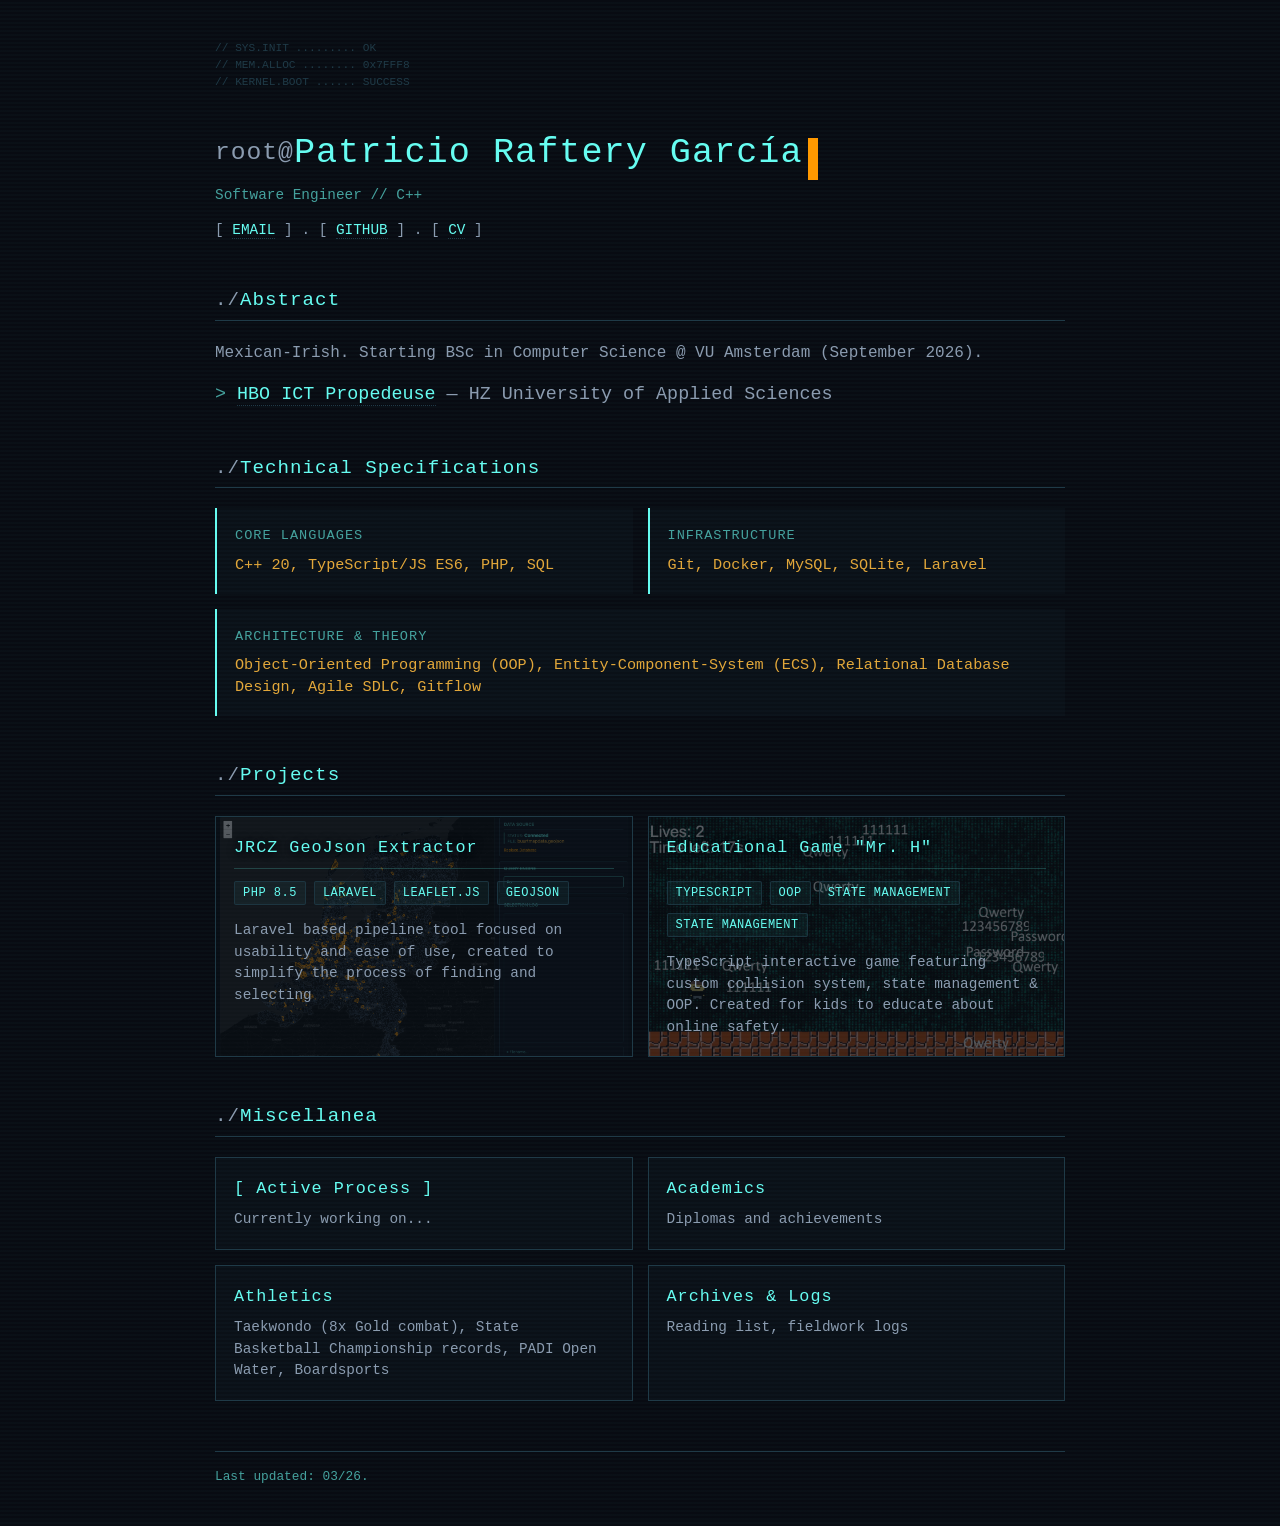
<file: index.html>
<!DOCTYPE html>
<html lang="en">

<head>
    <meta charset="UTF-8">
    <meta name="viewport" content="width=device-width, initial-scale=1.0">
    <title>P. Raftery | Software Engineer</title>
    <link rel="stylesheet" href="style.css">
</head>

<body>

    <header>
        <pre class="ascii-art">
// SYS.INIT ......... OK
// MEM.ALLOC ........ 0x7FFF8
// KERNEL.BOOT ...... SUCCESS
        </pre>
        <h1 id="sys-title"></h1>

        <div class="sys-text" style="margin-bottom: 10px;">
            Software Engineer // C++
        </div>
        <p style="font-size: 0.9em;">
            [ <a href="mailto:rafterygp@icloud.com">EMAIL</a> ] .
            [ <a href="https://github.com/rafterygp">GITHUB</a> ] .
            [ <a href="resume.pdf">CV</a> ]
        </p>
    </header>

    <main>
        <section>
            <h2>Abstract</h2>
            <p style="font-size: 1em;">
                Mexican-Irish. Starting BSc in Computer Science @ VU Amsterdam (September 2026).
            </p>
            <ul class="credentials-list">
                <ul class="credentials-list">
                    <li><a href="academics.html#propedeuse">HBO ICT Propedeuse</a> — HZ University of Applied Sciences
                    </li>
                </ul>
            </ul>
        </section>

        <section>
            <h2>Technical Specifications</h2>
            <div class="data-grid">
                <div class="tech-module">
                    <span class="tech-label">Core Languages</span>
                    <div class="tech-data">C++ 20, TypeScript/JS ES6, PHP, SQL</div>
                </div>

                <div class="tech-module">
                    <span class="tech-label">Infrastructure</span>
                    <div class="tech-data">Git, Docker, MySQL, SQLite, Laravel</div>
                </div>

                <div class="tech-module" style="grid-column: 1 / -1;">
                    <span class="tech-label">Architecture & Theory</span>
                    <div class="tech-data">Object-Oriented Programming (OOP), Entity-Component-System (ECS), Relational
                        Database Design, Agile SDLC, Gitflow</div>
                </div>
            </div>
        </section>

        <section>
            <h2>Projects</h2>
            <div class="data-grid">
                <a href="jrcz-pipeline.html" class="grid-box project-box" id="jrcz-pipeline">
                    <h3>JRCZ GeoJson Extractor</h3>

                    <div class="tech-tags">
                        <span class="tech-tag">PHP 8.5</span>
                        <span class="tech-tag">Laravel</span>
                        <span class="tech-tag">Leaflet.js</span>
                        <span class="tech-tag">GeoJSON</span>
                    </div>

                    <p>Laravel based pipeline tool focused on usability and ease of use, created to simplify the process
                        of finding and selecting </p>
                </a>

                <a href="mr-h-engine.html" class="grid-box project-box" id="mr-h-engine">
                    <h3>Educational Game "Mr. H"</h3>

                    <div class="tech-tags">
                        <span class="tech-tag">TypeScript</span>
                        <span class="tech-tag">OOP</span>
                        <span class="tech-tag">State Management</span>
                        <span class="tech-tag">State Management</span>
                    </div>

                    <p>TypeScript interactive game featuring custom collision system, state management & OOP. Created
                        for kids to educate about online safety.</p>
                </a>
            </div>
        </section>

        <section>
            <h2>Miscellanea</h2>
            <div class="data-grid">
                <a href="active-process.html" class="grid-box active-process-box">
                    <h3>[ Active Process ]</h3>
                    <p>Currently working on...</p>
                </a>

                <a href="academics.html" class="grid-box">
                    <h3>Academics</h3>
                    <p>Diplomas and achievements</p>
                </a>

                <a href="athletics.html" class="grid-box">
                    <h3>Athletics</h3>
                    <p>Taekwondo (8x Gold combat), State Basketball Championship records, PADI Open Water, Boardsports
                    </p>
                </a>

                <a href="logs.html" class="grid-box">
                    <h3>Archives & Logs</h3>
                    <p>Reading list, fieldwork logs</p>
                </a>
            </div>
        </section>
    </main>

    <footer
        style="margin-top: 50px; border-top: 1px solid #1f3a47; padding-top: 15px; font-size: 0.8em; color: #45a29e;">
        Last updated: 03/26.
    </footer>

    <script>
        //Name animation
        document.addEventListener('DOMContentLoaded', () => {
            const titleElement = document.getElementById('sys-title');
            const targetText = "Patricio Raftery García";
            let index = 0;

            const cursor = document.createElement('span');
            cursor.className = 'cursor';

            function typeChar() {
                if (index < targetText.length) {
                    titleElement.textContent = targetText.substring(0, index + 1);
                    titleElement.appendChild(cursor);
                    index++;
                    setTimeout(typeChar, Math.random() * 60 + 30);
                }
            }

            setTimeout(typeChar, 400);
        });

        //Scroll memory 
        window.addEventListener('DOMContentLoaded', () => {
            const scrollPos = sessionStorage.getItem('sidebar-scroll');
            if (scrollPos) {
                window.scrollTo({
                    top: parseInt(scrollPos),
                    behavior: 'instant' 
                });
            }
        });
        let isScrolling;
        window.addEventListener('scroll', () => {
            window.clearTimeout(isScrolling);
            isScrolling = setTimeout(() => {
                sessionStorage.setItem('sidebar-scroll', window.scrollY);
            }, 100);
        });
    </script>
</body>

</html>
</file>
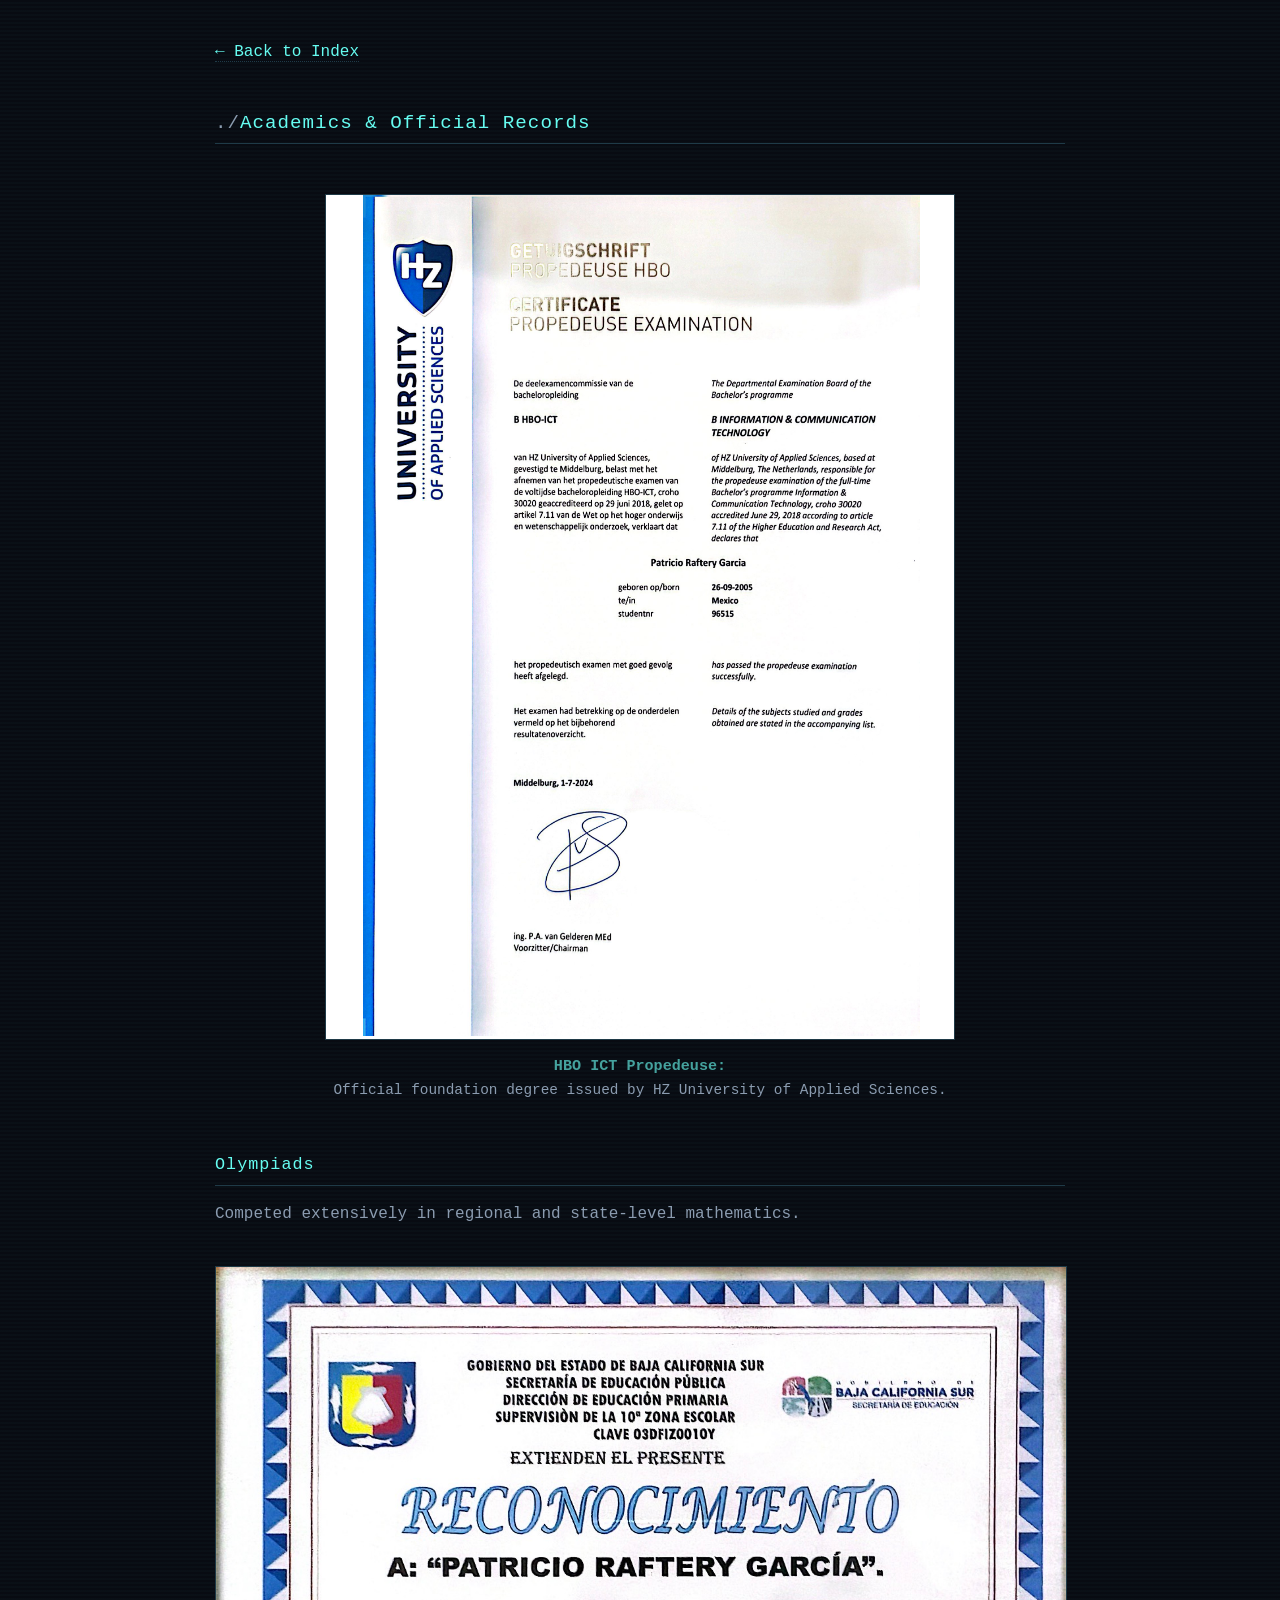
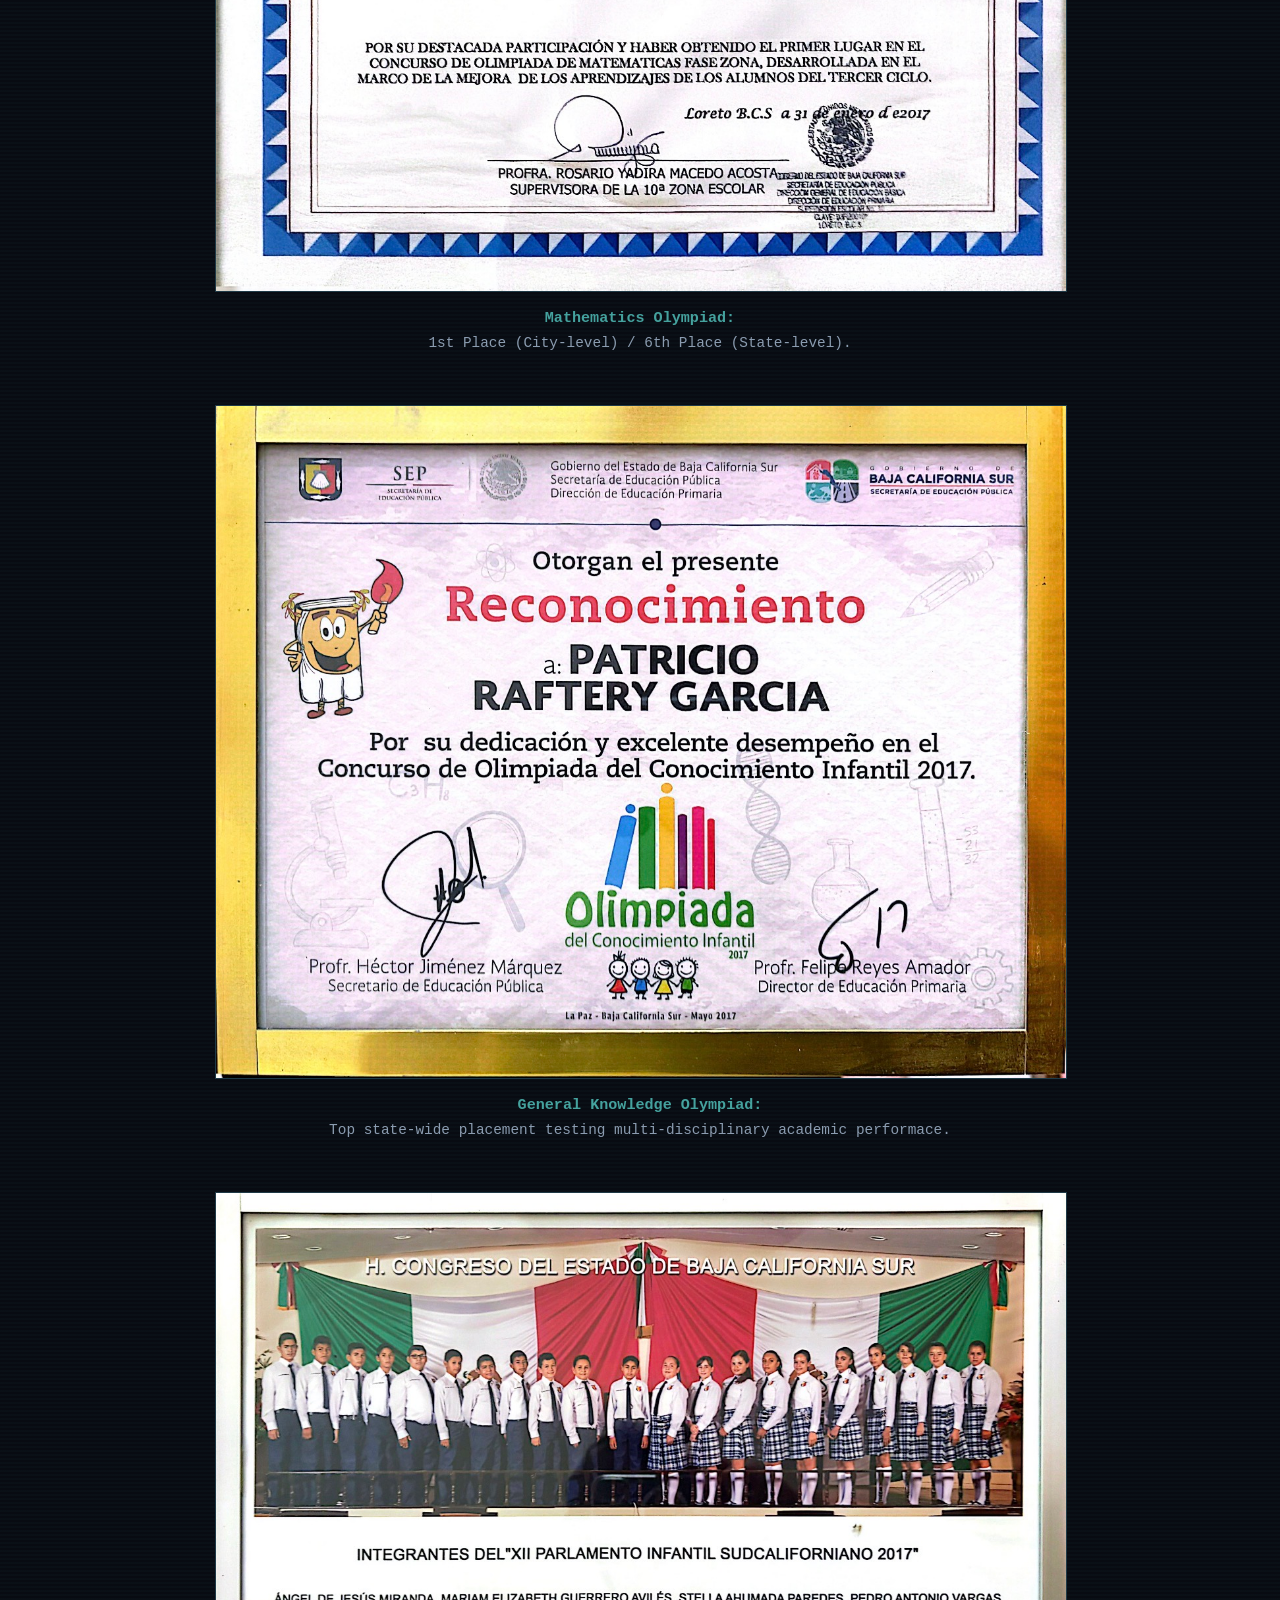
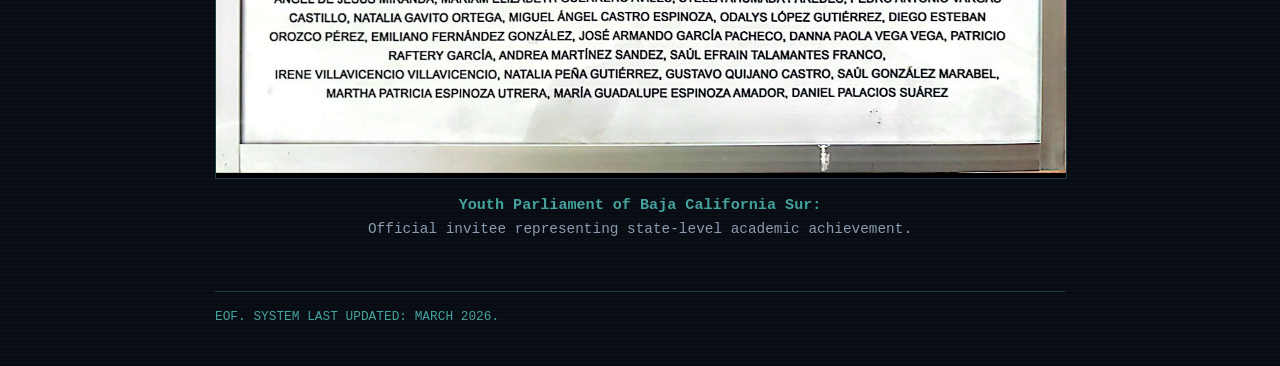
<file: academics.html>
<!DOCTYPE html>
<html lang="en">
<head>
    <meta charset="UTF-8">
    <meta name="viewport" content="width=device-width, initial-scale=1.0">
    <title>Academics & Records | Patricio Raftery García</title>
    <link rel="stylesheet" href="style.css">
</head>
<body>

    <nav>
        <a href="index.html">← Back to Index</a>
    </nav>

    <main>
        <h2>Academics & Official Records</h2>

<section id="propedeuse" class="visibility-spread">
            <figure class="bjarne-figure">
                <img src="src/hbo-propedeuse.png" alt="HBO ICT Propedeuse Official Document">
                <figcaption>
                    <strong>HBO ICT Propedeuse:</strong> Official foundation degree issued by HZ University of Applied Sciences.
                </figcaption>
            </figure>
        </section>

        <section class="visibility-spread">
            <h3 style="border-bottom: 1px solid #1f3a47; padding-bottom: 8px;">Olympiads</h3>
            <p style="margin-bottom: 40px;">Competed extensively in regional and state-level mathematics.</p>
            
            <figure class="bjarne-figure">
                <img src="src/Mathematics.jpg" alt="City-level Mathematics Olympiad Certificate">
                <figcaption>
                    <strong>Mathematics Olympiad:</strong> 1st Place (City-level) / 6th Place (State-level). 
                </figcaption>
            </figure>

            <figure class="bjarne-figure">
                <img src="src/GeneralOlympiad.jpg" alt="State-level General Knowledge Olympiad Certificate">
                <figcaption>
                    <strong>General Knowledge Olympiad:</strong> Top state-wide placement testing multi-disciplinary academic performace.
                </figcaption>
            </figure>

            <figure class="bjarne-figure">
                <img src="src/YouthParliament.jpg" alt="Youth Parliament of Baja California Sur Invitee">
                <figcaption>
                    <strong>Youth Parliament of Baja California Sur:</strong> Official invitee representing state-level academic achievement.
                </figcaption>
            </figure>
        </section>

    </main>

    <footer style="margin-top: 50px; border-top: 1px solid #1f3a47; padding-top: 15px; font-size: 0.8em; color: #45a29e;">
        EOF. SYSTEM LAST UPDATED: MARCH 2026.
    </footer>

</body>
</html>
</file>
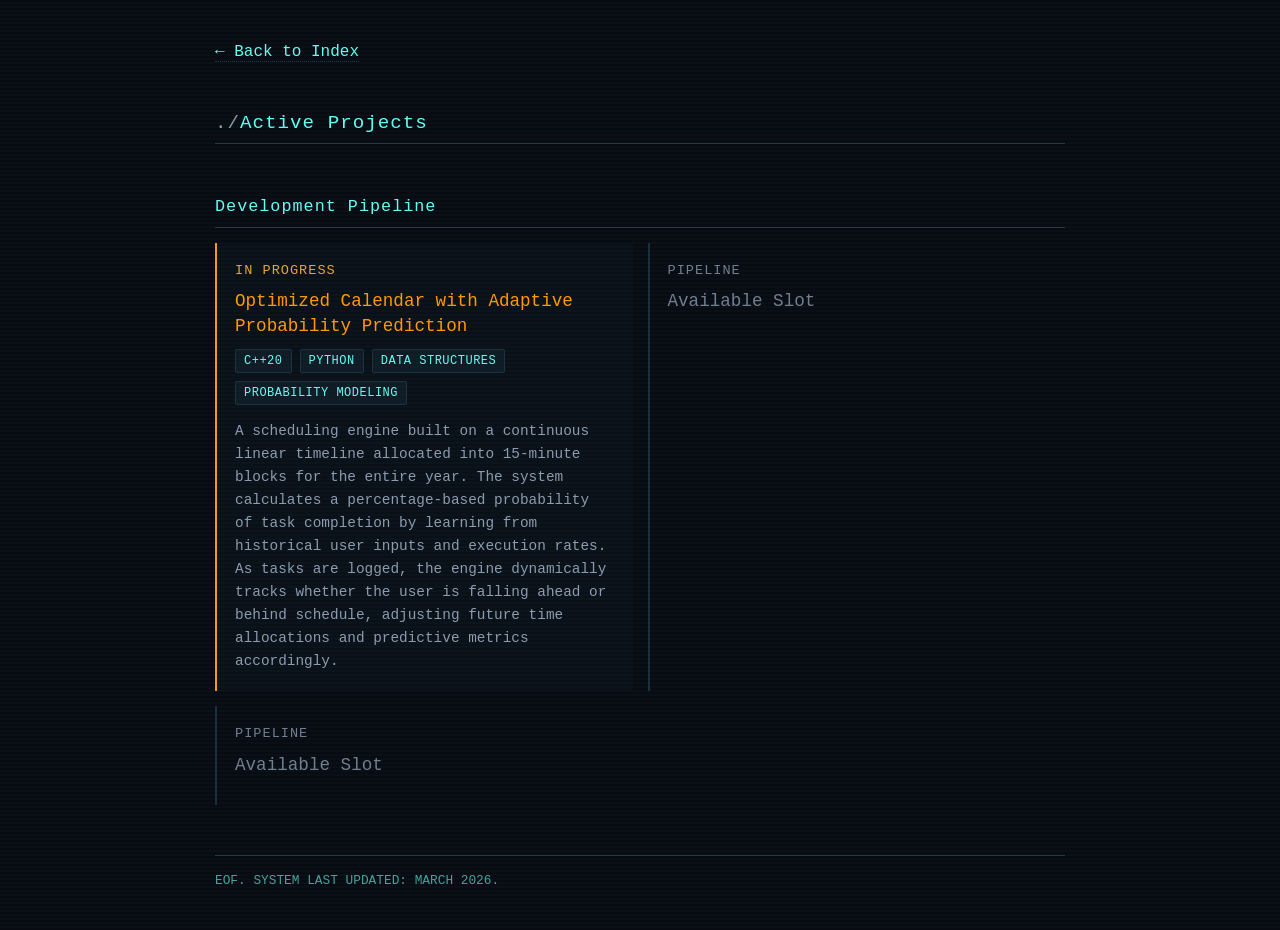
<file: active-process.html>
<!DOCTYPE html>
<html lang="en">
<head>
    <meta charset="UTF-8">
    <meta name="viewport" content="width=device-width, initial-scale=1.0">
    <title>Active Projects | Patricio Raftery García</title>
    <link rel="stylesheet" href="style.css">
</head>
<body>

    <nav>
        <a href="index.html">← Back to Index</a>
    </nav>

    <main>
        <h2>Active Projects</h2>

        <section class="visibility-spread">
            <h3 style="border-bottom: 1px solid #1f3a47; padding-bottom: 8px;">Development Pipeline</h3>
            
            <div class="data-grid">
                
                <div class="tech-module" style="border-left-color: #ff9900;">
                    <span class="tech-label" style="color: #e2a73a;">In Progress</span>
                    <div class="tech-data" style="font-size: 1.1em; color: #ff9900; margin-bottom: 8px;">Optimized Calendar with Adaptive Probability Prediction</div>
                    
                    <div class="tech-tags">
                        <span class="tech-tag">C++20</span>
                        <span class="tech-tag">Python</span>
                        <span class="tech-tag">Data Structures</span>
                        <span class="tech-tag">Probability Modeling</span>
                    </div>

                    <p style="font-size: 0.9em; color: #8b9cb0; line-height: 1.6; margin: 0;">
                        A scheduling engine built on a continuous linear timeline allocated into 15-minute blocks for the entire year. The system calculates a percentage-based probability of task completion by learning from historical user inputs and execution rates. As tasks are logged, the engine dynamically tracks whether the user is falling ahead or behind schedule, adjusting future time allocations and predictive metrics accordingly.
                    </p>
                </div>

                <div class="tech-module" style="border-left: 2px solid #1f3a47; background: transparent; opacity: 0.8;">
                    <span class="tech-label" style="color: #8b9cb0;">Pipeline</span>
                    <div class="tech-data" style="font-size: 1.1em; color: #8b9cb0; margin-bottom: 10px;">Available Slot</div>
                </div>

                <div class="tech-module" style="border-left: 2px solid #1f3a47; background: transparent; opacity: 0.8; grid-column: 1 / -1;">
                    <span class="tech-label" style="color: #8b9cb0;">Pipeline</span>
                    <div class="tech-data" style="font-size: 1.1em; color: #8b9cb0; margin-bottom: 10px;">Available Slot</div>
                </div>

            </div>
        </section>

    </main>

    <footer style="margin-top: 50px; border-top: 1px solid #1f3a47; padding-top: 15px; font-size: 0.8em; color: #45a29e;">
        EOF. SYSTEM LAST UPDATED: MARCH 2026.
    </footer>

</body>
</html>
</file>
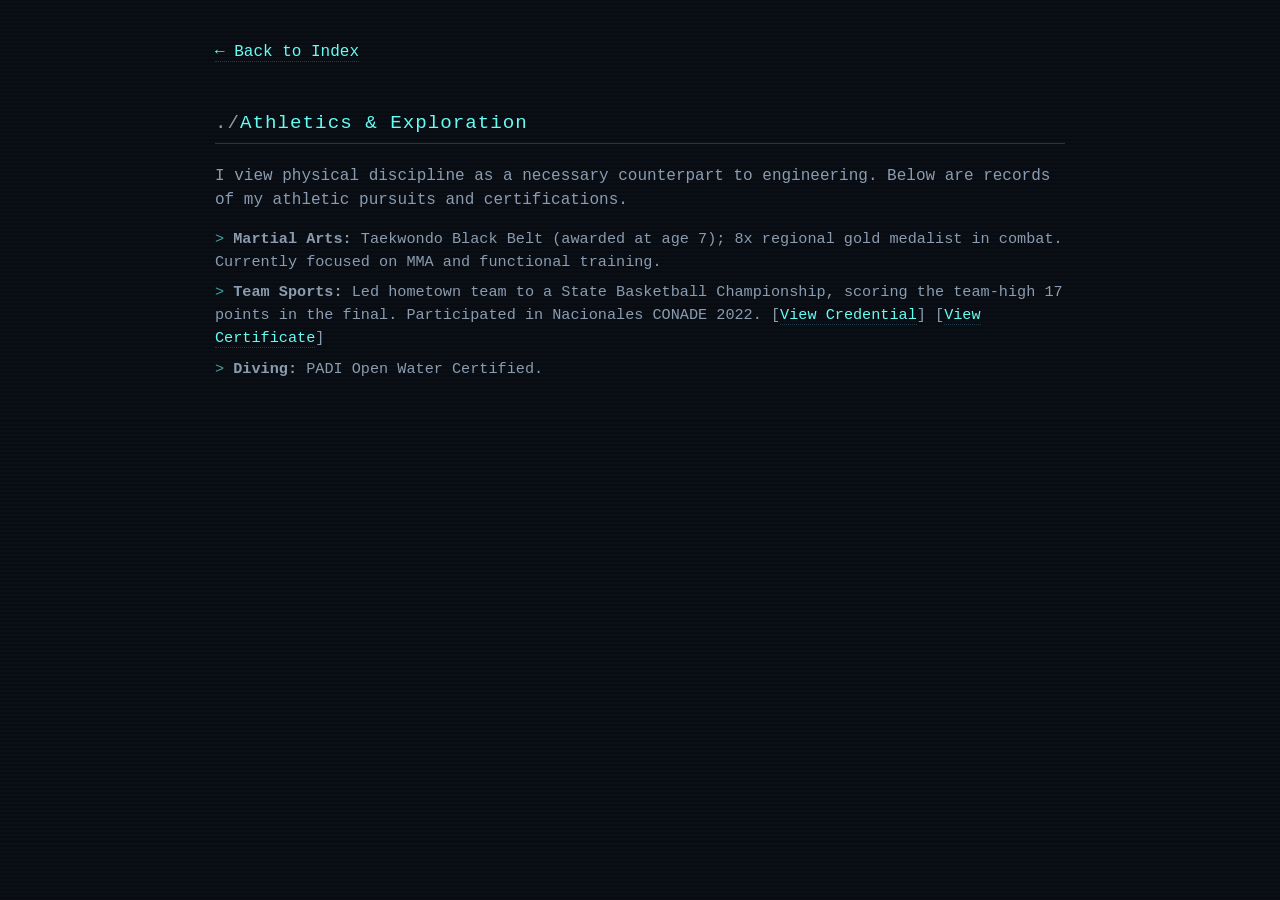
<file: athletics.html>
<!DOCTYPE html>
<html lang="en">
<head>
    <meta charset="UTF-8">
    <meta name="viewport" content="width=device-width, initial-scale=1.0">
    <title>Athletics & Exploration | Patricio Raftery García</title>
    <link rel="stylesheet" href="style.css">
</head>
<body>

    <nav>
        <a href="index.html">← Back to Index</a>
    </nav>

    <main>
        <h2>Athletics & Exploration</h2>
        
        <p>
            I view physical discipline as a necessary counterpart to engineering. Below are records of my athletic pursuits and certifications.
        </p>

        <ul>
            <li><strong>Martial Arts:</strong> Taekwondo Black Belt (awarded at age 7); 8x regional gold medalist in combat. Currently focused on MMA and functional training.</li>
            <li><strong>Team Sports:</strong> Led hometown team to a State Basketball Championship, scoring the team-high 17 points in the final. Participated in Nacionales CONADE 2022. 
                [<a href="src/CONADE-2022.jpg" target="_blank">View Credential</a>] 
                [<a href="src/Basketball-Recognition.jpg" target="_blank">View Certificate</a>]
            </li>
            <li><strong>Diving:</strong> PADI Open Water Certified.</li>
        </ul>
    </main>

</body>
</html>
</file>
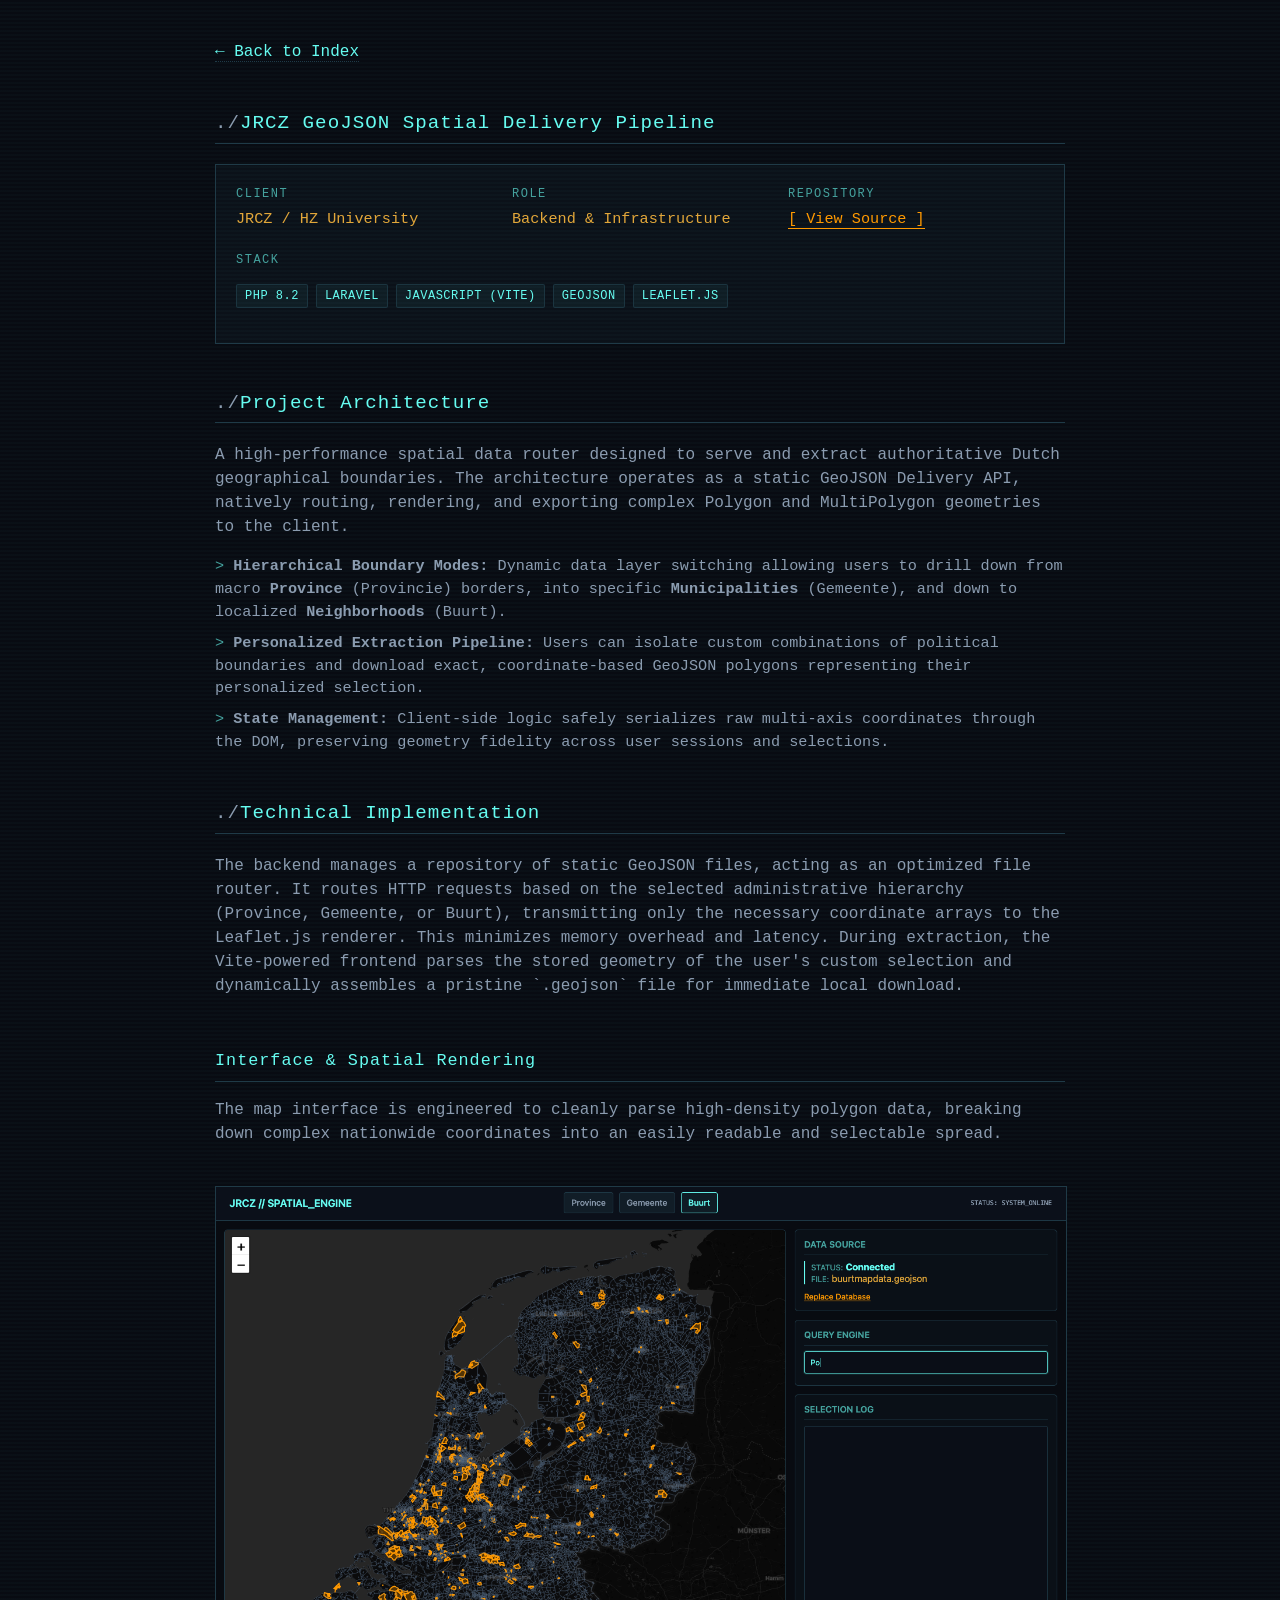
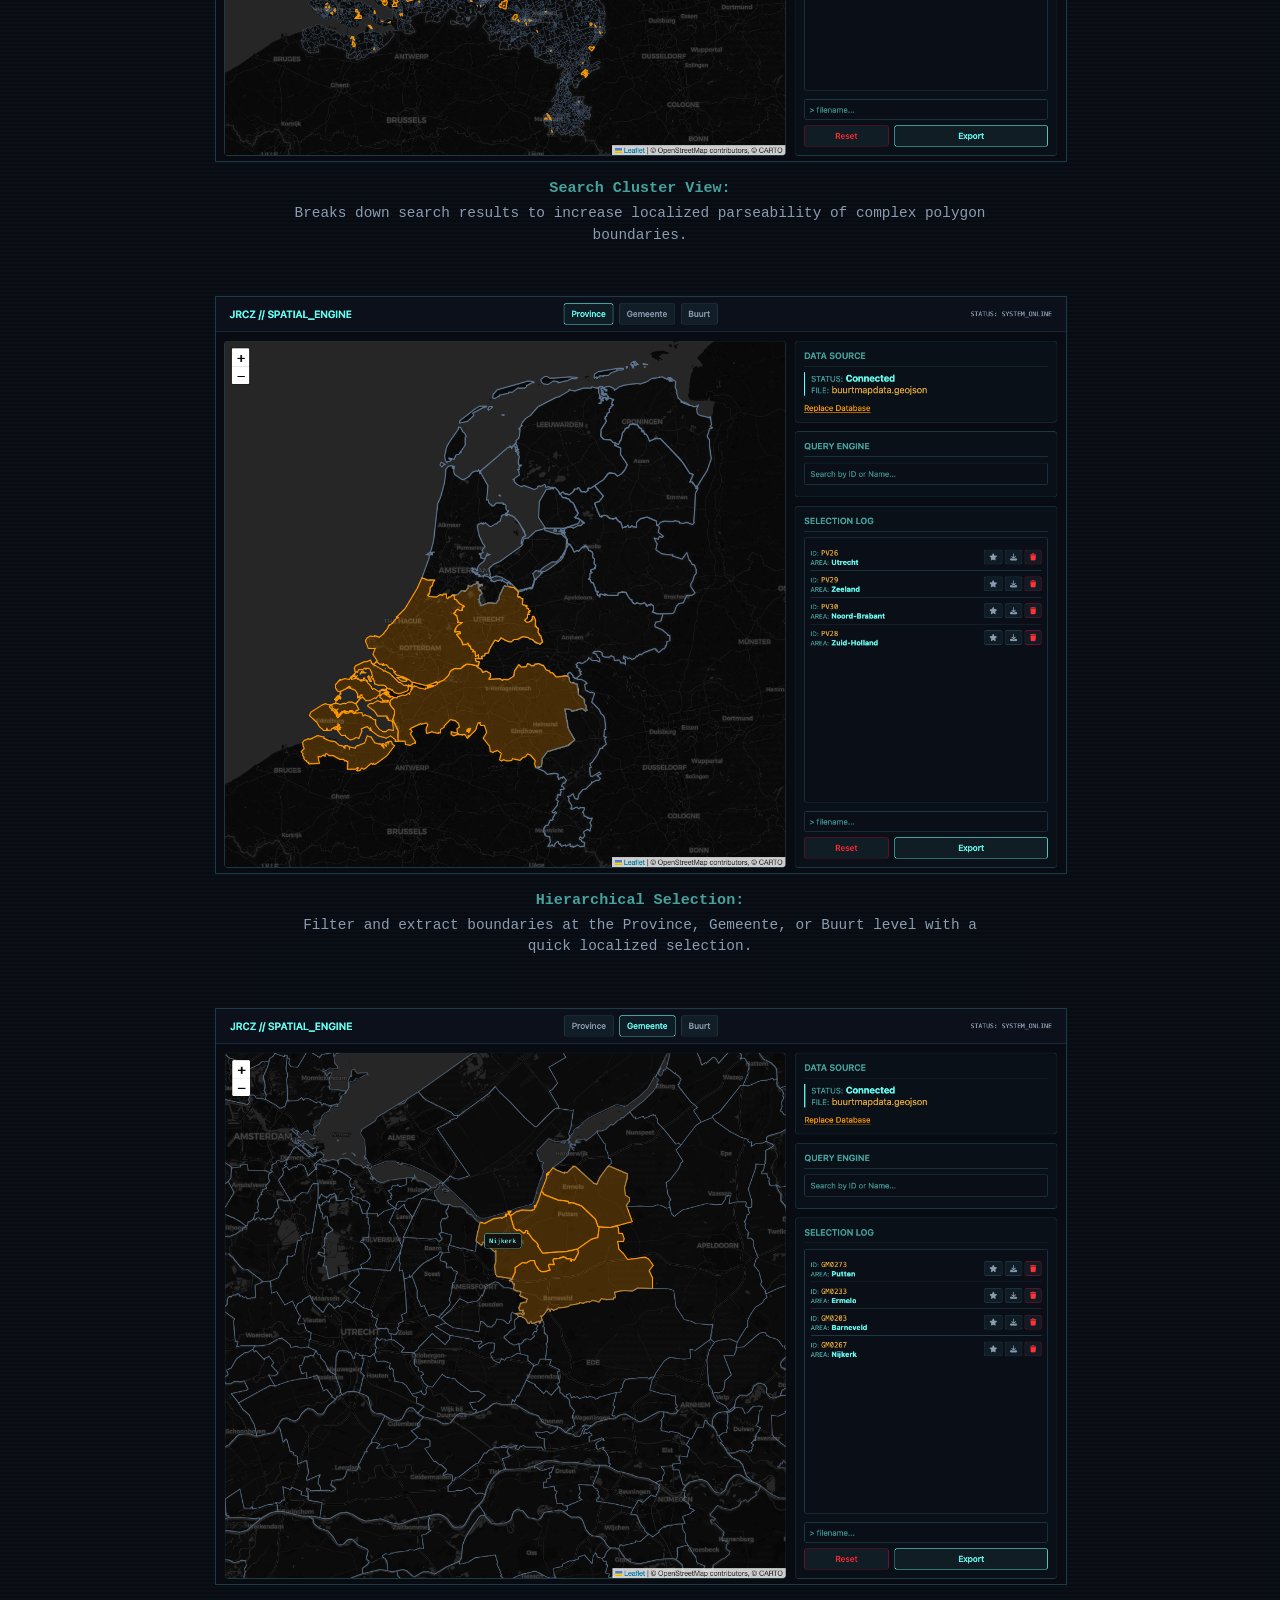
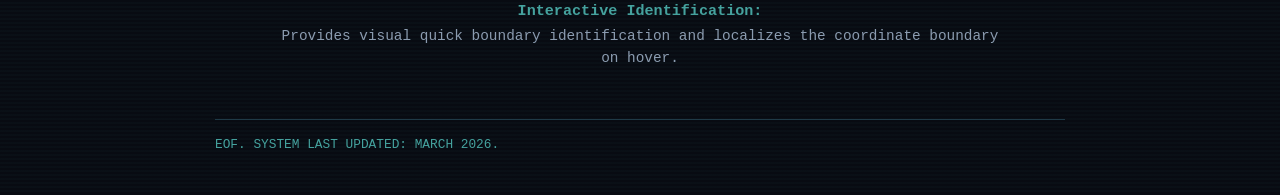
<file: jrcz-pipeline.html>
<!DOCTYPE html>
<html lang="en">

<head>
    <meta charset="UTF-8">
    <meta name="viewport" content="width=device-width, initial-scale=1.0">
    <title>JRCZ Pipeline | Patricio Raftery García</title>
    <link rel="stylesheet" href="style.css">
</head>

<body>

    <nav>
        <a href="index.html">← Back to Index</a>
    </nav>

    <main>
        <h2>JRCZ GeoJSON Spatial Delivery Pipeline</h2>

        <div class="project-metadata">
            <div class="meta-item">
                <span class="meta-label">Client</span>
                <span class="meta-value">JRCZ / HZ University</span>
            </div>
            <div class="meta-item">
                <span class="meta-label">Role</span>
                <span class="meta-value">Backend & Infrastructure</span>
            </div>
            <div class="meta-item">
                <span class="meta-label">Repository</span>
                <span class="meta-value"><a href="https://github.com/rafterygp/jrcz-extraction-pipeline"
                        target="_blank">[ View Source ]</a></span>
            </div>
            
            <div class="meta-item" style="grid-column: 1 / -1;">
                <span class="meta-label">Stack</span>
                <div class="tech-tags">
                    <span class="tech-tag">PHP 8.2</span>
                    <span class="tech-tag">Laravel</span>
                    <span class="tech-tag">JavaScript (Vite)</span>
                    <span class="tech-tag">GeoJSON</span>
                    <span class="tech-tag">Leaflet.js</span>
                </div>
            </div>
        </div>

        <h2>Project Architecture</h2>
        <p>
            A high-performance spatial data router designed to serve and extract authoritative Dutch geographical boundaries. The architecture operates as a static GeoJSON Delivery API, natively routing, rendering, and exporting complex <code>Polygon</code> and <code>MultiPolygon</code> geometries to the client.
        </p>
        
        <ul style="margin-bottom: 30px;">
            <li><strong>Hierarchical Boundary Modes:</strong> Dynamic data layer switching allowing users to drill down from macro <strong>Province</strong> (Provincie) borders, into specific <strong>Municipalities</strong> (Gemeente), and down to localized <strong>Neighborhoods</strong> (Buurt).</li>
            <li><strong>Personalized Extraction Pipeline:</strong> Users can isolate custom combinations of political boundaries and download exact, coordinate-based GeoJSON polygons representing their personalized selection.</li>
            <li><strong>State Management:</strong> Client-side logic safely serializes raw multi-axis coordinates through the DOM, preserving geometry fidelity across user sessions and selections.</li>
        </ul>

        <section>
            <h2>Technical Implementation</h2>
            <p>The backend manages a repository of static GeoJSON files, acting as an optimized file router. It routes HTTP requests based on the selected administrative hierarchy (Province, Gemeente, or Buurt), transmitting only the necessary coordinate arrays to the Leaflet.js renderer. This minimizes memory overhead and latency. During extraction, the Vite-powered frontend parses the stored geometry of the user's custom selection and dynamically assembles a pristine `.geojson` file for immediate local download.</p>
        </section>

        <section class="visibility-spread">
            <h3 style="border-bottom: 1px solid #1f3a47; padding-bottom: 8px;">Interface & Spatial Rendering</h3>
            <p style="margin-bottom: 40px;">The map interface is engineered to cleanly parse high-density polygon data, breaking down complex nationwide coordinates into an easily readable and selectable spread.</p>

            <figure class="bjarne-figure">
                <img src="src/searchResults.png" alt="Map interface showing distinct search result clusters.">
                <figcaption>
                    <strong>Search Cluster View:</strong> Breaks down search results to increase localized parseability
                    of complex polygon boundaries.
                </figcaption>
            </figure>

            <figure class="bjarne-figure">
                <img src="src/provinceSelection.png" alt="Map interface with whole provinces highlighted.">
                <figcaption>
                    <strong>Hierarchical Selection:</strong> Filter and extract boundaries at the Province, Gemeente, or Buurt level with a quick localized selection.
                </figcaption>
            </figure>

            <figure class="bjarne-figure">
                <img src="src/gemeente&hover.png" alt="Map interface with specific municipal highlight on hover.">
                <figcaption>
                    <strong>Interactive Identification:</strong> Provides visual quick boundary identification and localizes the coordinate boundary on hover.
                </figcaption>
            </figure>
        </section>

    </main>

    <footer
        style="margin-top: 50px; border-top: 1px solid #1f3a47; padding-top: 15px; font-size: 0.8em; color: #45a29e;">
        EOF. SYSTEM LAST UPDATED: MARCH 2026.
    </footer>

</body>

</html>
</file>
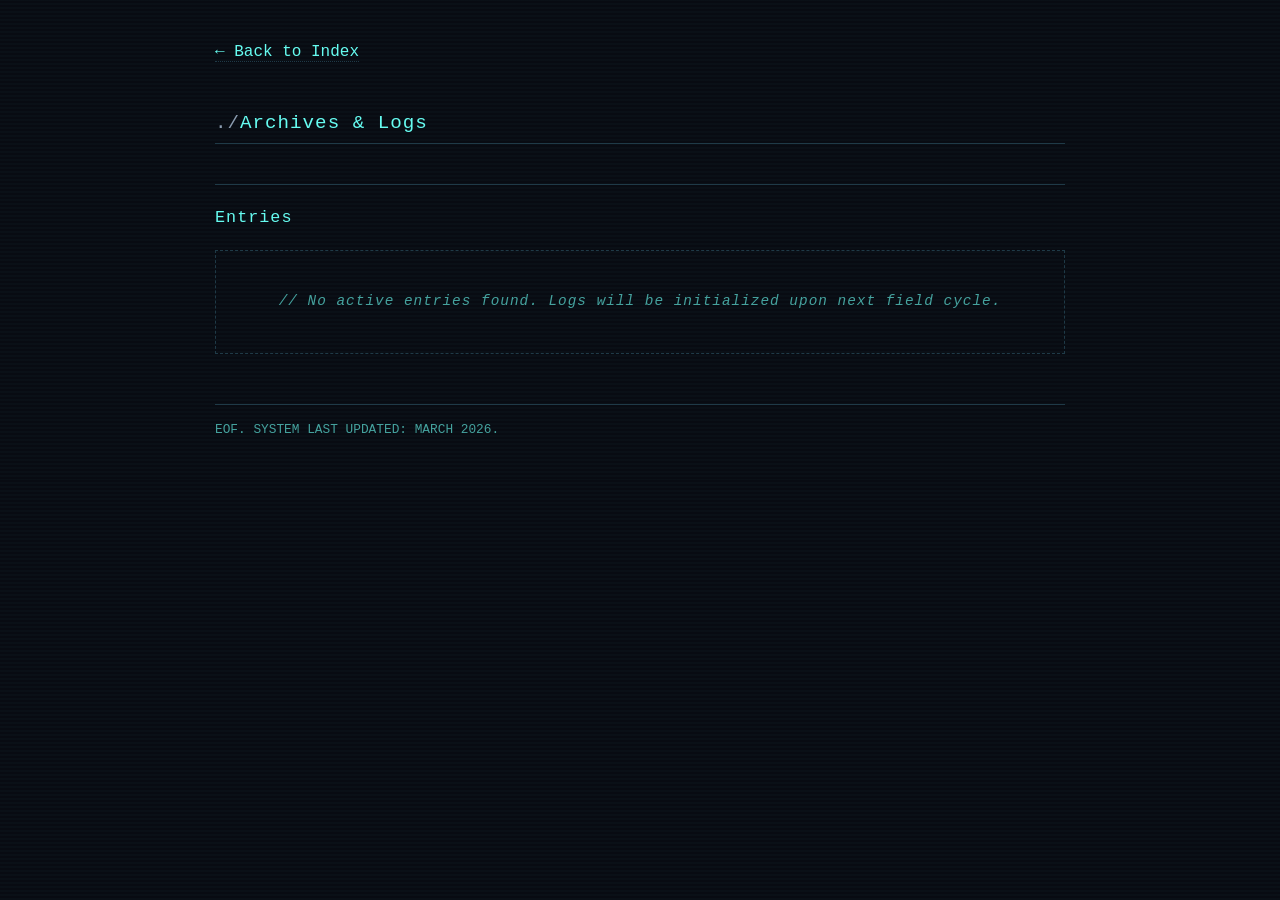
<file: logs.html>
<!DOCTYPE html>
<html lang="en">
<head>
    <meta charset="UTF-8">
    <meta name="viewport" content="width=device-width, initial-scale=1.0">
    <title>Archives & Logs | Patricio Raftery García</title>
    <link rel="stylesheet" href="style.css">
</head>
<body>

    <nav>
        <a href="index.html">← Back to Index</a>
    </nav>

    <main>
        <h2>Archives & Logs</h2>
        
        <section class="log-entries">
            <h3 style="margin-bottom: 20px;">Entries</h3>
            
            <div class="entry-placeholder">
                // No active entries found. Logs will be initialized upon next field cycle.
            </div>

            </section>

    </main>

    <footer style="margin-top: 50px; border-top: 1px solid #1f3a47; padding-top: 15px; font-size: 0.8em; color: #45a29e;">
        EOF. SYSTEM LAST UPDATED: MARCH 2026.
    </footer>

</body>
</html>
</file>
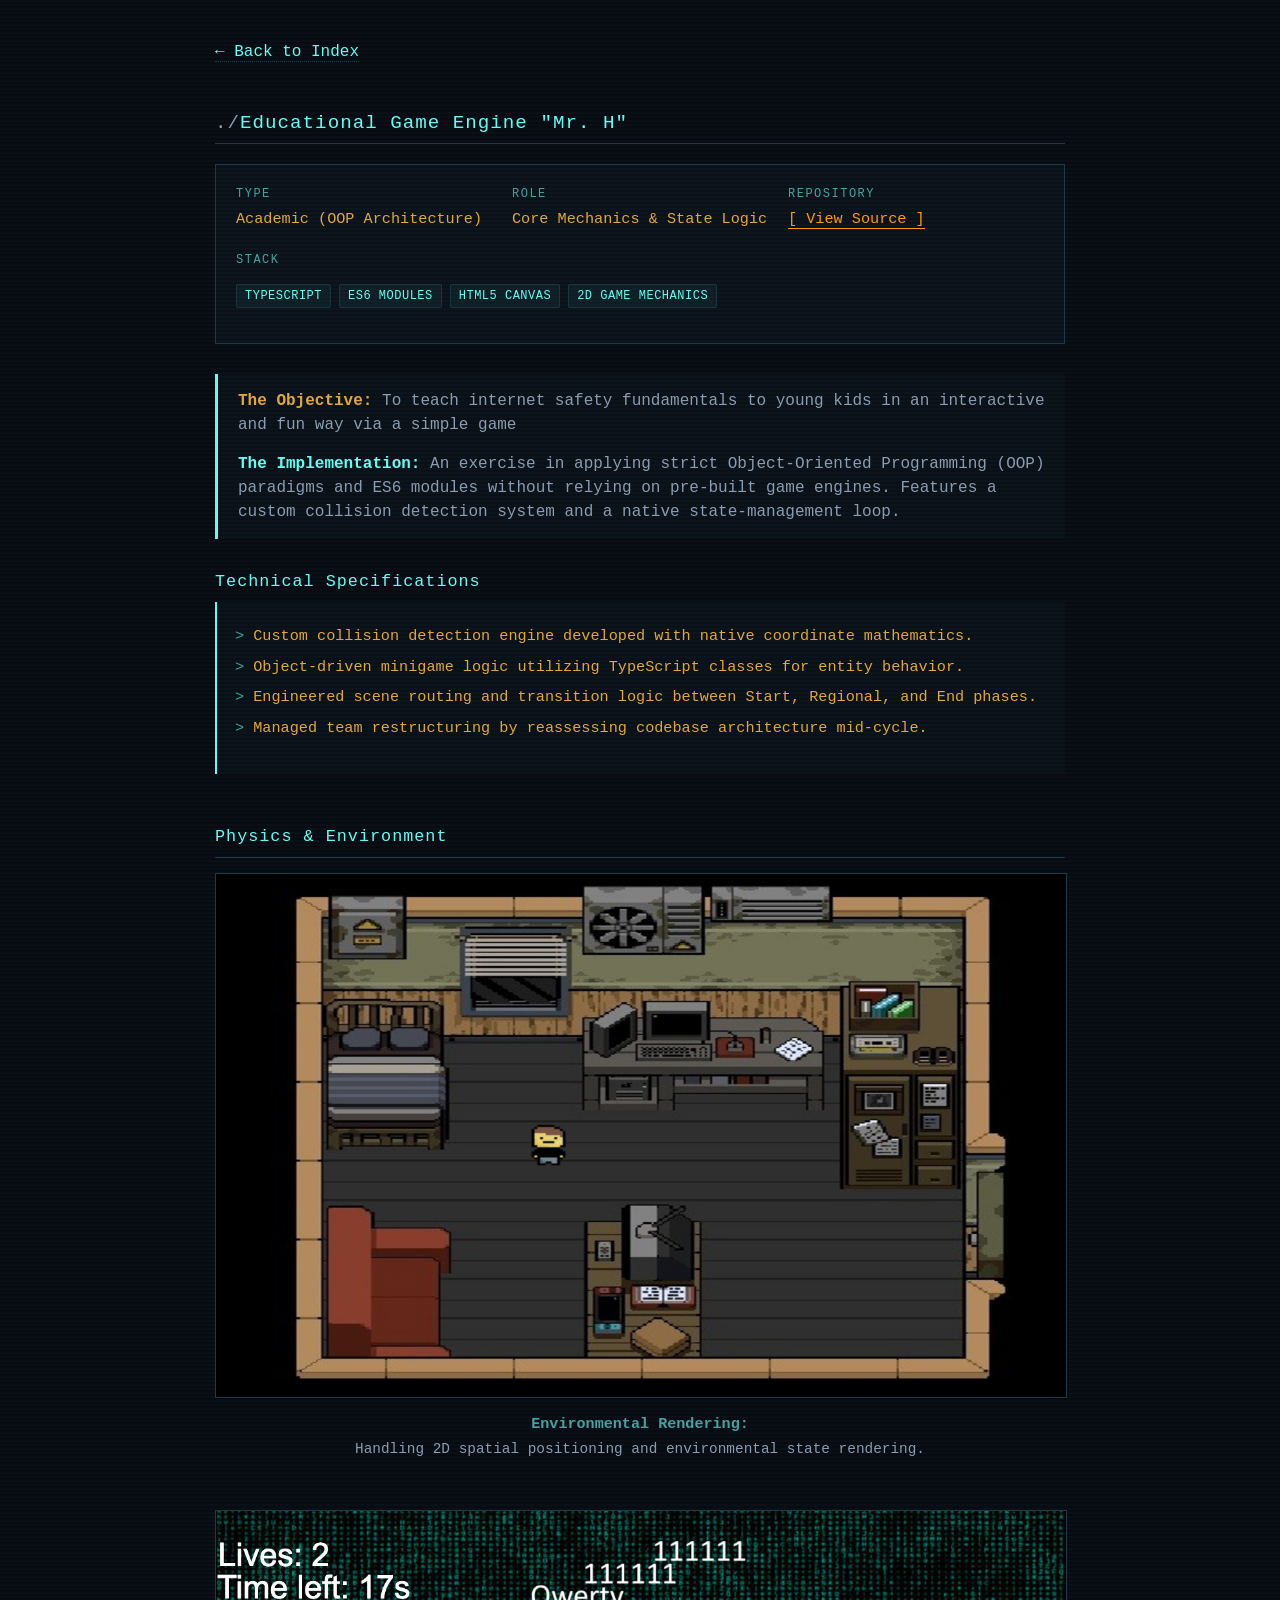
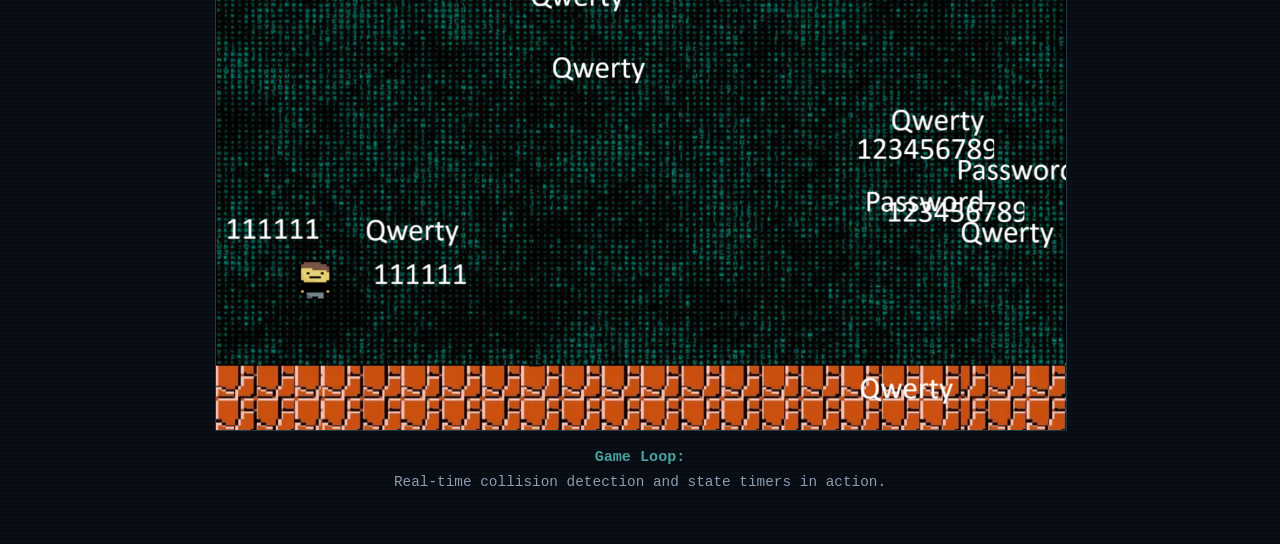
<file: mr-h-engine.html>
<!DOCTYPE html>
<html lang="en">

<head>
    <meta charset="UTF-8">
    <meta name="viewport" content="width=device-width, initial-scale=1.0">
    <title>Mr. H Engine | Patricio Raftery García</title>
    <link rel="stylesheet" href="style.css">
</head>

<body>

    <nav>
        <a href="index.html">← Back to Index</a>
    </nav>

    <main>
        <h2>Educational Game Engine "Mr. H"</h2>

        <div class="project-metadata">
            <div class="meta-item">
                <span class="meta-label">Type</span>
                <span class="meta-value">Academic (OOP Architecture)</span>
            </div>
            <div class="meta-item">
                <span class="meta-label">Role</span>
                <span class="meta-value">Core Mechanics & State Logic</span>
            </div>
            <div class="meta-item">
                <span class="meta-label">Repository</span>
                <span class="meta-value"><a href="https://github.com/rafgp/mr-h-engine" target="_blank">[ View Source
                        ]</a></span>
            </div>
            <div class="meta-item" style="grid-column: 1 / -1;">
                <span class="meta-label">Stack</span>
                <div class="tech-tags">
                    <span class="tech-tag">TypeScript</span>
                    <span class="tech-tag">ES6 Modules</span>
                    <span class="tech-tag">HTML5 Canvas</span>
                    <span class="tech-tag">2D game mechanics</span>
                </div>
            </div>
        </div>

        <div class="project-brief">
            <p>
                <strong class="highlight-orange">The Objective:</strong> To teach internet safety fundamentals to young kids in an interactive and fun way via a simple game
            </p>
            <p>
                <strong class="highlight-cyan">The Implementation:</strong> An exercise in applying strict
                Object-Oriented Programming (OOP) paradigms and ES6 modules without relying on pre-built game engines.
                Features a custom collision detection system and a native state-management loop.
            </p>
        </div>

        <h3>Technical Specifications</h3>
        <div class="tech-module" style="margin-bottom: 40px;">
            <ul class="realistic-specs">
                <li>Custom collision detection engine developed with native coordinate mathematics.</li>
                <li>Object-driven minigame logic utilizing TypeScript classes for entity behavior.</li>
                <li>Engineered scene routing and transition logic between Start, Regional, and End phases.</li>
                <li>Managed team restructuring by reassessing codebase architecture mid-cycle.</li>
            </ul>
        </div>

        <section class="visibility-spread">
            <h3 style="border-bottom: 1px solid #1f3a47; padding-bottom: 8px;">Physics & Environment</h3>

            <figure class="bjarne-figure">
                <img src="src/mr-h-overworld.png" alt="Top-down RPG environmental rendering">
                <figcaption>
                    <strong>Environmental Rendering:</strong> Handling 2D spatial positioning and environmental state
                    rendering.
                </figcaption>
            </figure>

            <figure class="bjarne-figure">
                <img src="src/mr-h-physics.png" alt="Active game loop with collision detection">
                <figcaption>
                    <strong>Game Loop:</strong> Real-time collision detection and state timers in
                    action.
                </figcaption>
            </figure>
        </section>
    </main>

</body>

</html>
</file>
<file: style.css>
/* GLOBAL BASE & BACKGROUND LAYERS */
body {
    margin: 40px auto;
    max-width: 850px;
    line-height: 1.5;
    font-size: 16px;
    font-family: 'Consolas', 'Courier New', Courier, monospace;
    color: #8b9cb0; 
    padding: 0 15px;
    position: relative;
    /* Subtle CRT Scanline effect */
    background-color: #080b12;
    background-image: repeating-linear-gradient(0deg, transparent, transparent 2px, rgba(102, 252, 241, 0.02) 2px, rgba(102, 252, 241, 0.02) 4px);
}



body::before {
    /* (Hex grid settings...) */
    z-index: -3; /* Lowest layer */
}

body::after {
    /* (Vignette/Glass settings...) */
    z-index: -2; /* Just above the hexes */
}
@keyframes drift {
    0% { background-position: 0 0; }
    100% { background-position: 0 138.56px; } 
}

/* SCROLLBAR & SELECTION OVERRIDES */
::-webkit-scrollbar { width: 8px; }
::-webkit-scrollbar-track { background: #080b12; border-left: 1px solid #1f3a47; }
::-webkit-scrollbar-thumb { background: #1f3a47; }
::-webkit-scrollbar-thumb:hover { background: #ff9900; }
::selection { background-color: #ff9900; color: #080b12; }

/* TYPOGRAPHY */
h1, h2, h3 { 
    color: #66fcf1; 
    font-weight: normal; 
    letter-spacing: 1px;
    margin: 0; 
    transition: color 0.2s ease;
}

h1 { font-size: 2.2em; margin-bottom: 5px; }
h1::before { content: "root@"; color: #8b9cb0; font-size: 0.7em; vertical-align: middle; }
/* The blinking cursor attached to h1 via JS */
.cursor { display: inline-block; width: 10px; height: 1.2em; background-color: #ff9900; vertical-align: bottom; margin-left: 5px; animation: blink 1s step-end infinite; }
@keyframes blink { 50% { opacity: 0; } }

h2 { 
    font-size: 1.2em; 
    border-bottom: 1px solid #1f3a47; 
    padding-bottom: 5px; 
    margin-top: 45px; 
    margin-bottom: 20px; 
    display: block;
}
h2::before { content: "./"; color: #8b9cb0; }

h3 { font-size: 1.05em; margin-bottom: 8px; }

/* LINKS & HOVERS */
a { color: #66fcf1; text-decoration: none; border-bottom: 1px dotted #1f3a47; transition: all 0.15s ease-in-out; }
a:visited { color: #45a29e; }
a:hover, a:active { color: #ff9900; border-bottom: 1px solid #ff9900; }

/* GRID SYSTEM */
.data-grid { display: grid; grid-template-columns: repeat(auto-fit, minmax(320px, 1fr)); gap: 15px; margin-top: 15px; }

/* INTERACTIVE PROJECT/MISC BLOCKS */
.grid-box {
    border: 1px solid #1f3a47;
    padding: 18px;
    background-color: rgba(31, 58, 71, 0.1);
    transition: all 0.2s ease;
    display: block; 
    border-bottom: 1px solid #1f3a47; 
}
.grid-box:hover {
    border-color: #ff9900;
    background-color: rgba(255, 153, 0, 0.03);
    cursor: pointer;
}
.grid-box:hover h3 { color: #ff9900; text-shadow: 0 0 8px rgba(255, 153, 0, 0.3); }
.grid-box p { margin: 0; font-size: 0.9em; color: #8b9cb0; }

/* STATIC TECHNICAL BLOCKS (No Hover Effect) */
.tech-module {
    border-left: 2px solid #66fcf1;
    padding: 18px;
    background-color: rgba(31, 58, 71, 0.1);
}
.tech-label {
    font-size: 0.85em;
    color: #45a29e;
    margin-bottom: 8px;
    display: block;
    text-transform: uppercase;
    letter-spacing: 1px;
}
.tech-data { color: #e2a73a; font-size: 0.95em; line-height: 1.4; }

/* UTILS & ASCII */
.sys-text { color: #45a29e; font-size: 0.9em; margin-bottom: 15px; line-height: 1.4; }
.ascii-art { font-size: 0.7em; color: #1f3a47; margin-bottom: 20px; letter-spacing: 0; }
ul { padding-left: 0; list-style-type: none; margin-top: 5px; }
li::before { content: "> "; color: #45a29e; }
li { margin-bottom: 8px; font-size: 0.95em; }

/* CREDENTIALS LIST (Larger font for degrees/documents) */
.credentials-list {
    font-size: 1.1em; 
    margin-top: 15px; 
}
.credentials-list li {
    margin-bottom: 12px; 
}

/* SPECIFIC PROJECT BACKGROUND: GEOSPATIAL PIPELINE */
#jrcz-pipeline {
    position: relative; /* Defines coordinate space for the pseudo-element */
    overflow: hidden;   /* Keeps the pseudo-element inside the rounded borders */
    z-index: 1;         /* Lifts the content above the new background image */
}

/* THE BACKGROUND IMAGE LAYER */
#jrcz-pipeline::before {
    content: "";
    position: absolute;
    top: 0; left: 0; width: 100%; height: 100%;
    
    /* LINKING YOUR IMAGE HERE */
    background-image: url('src/JRCZ.png');
    
    background-size: cover;    /* Or 'contain' if it looks too cropped */
    background-position: center;
    background-repeat: no-repeat;
    
    /* CRITICAL SETTINGS: Seating it behind text and at low opacity */
    opacity: 0.30;  /* Extremely faint to avoid clashing with text */
    z-index: -1;   /* Places it behind the h3 and p tags */
}
/* SPECIFIC PROJECT BACKGROUND: MR. H ENGINE */
#mr-h-engine {
    position: relative;
    overflow: hidden;
    z-index: 1;
}

#mr-h-engine::before {
    content: "";
    position: absolute;
    top: 0; left: 0; width: 100%; height: 100%;
    
    /* LINKING THE PHYSICS IMAGE HERE */
    background-image: url('src/mr-h-physics.png');
    
    background-size: cover; 
    background-position: center;
    background-repeat: no-repeat;
    
    /* Keeping opacity identical to JRCZ for consistency */
    opacity: 0.06;  
    z-index: -1;   
}

/* Ensure Mr. H also has position relative to maintain consistent stack */
.grid-box {
    position: relative;
    z-index: 1; /* Both interactive blocks need this */
    /* ... rest of your .grid-box styles remain identical */
}

/* ADD THIS TO YOUR CSS (And delete the old ribbon code) */
.project-box h3 {
    display: block;
    border-bottom: 1px solid rgba(102, 252, 241, 0.2); /* Faint structural line */
    padding-bottom: 8px;
    margin-bottom: 12px;
    /* This creates a dark halo around the text to separate it from the image */
    text-shadow: 0px 2px 5px rgba(8, 11, 18, 1), 0px 0px 10px rgba(8, 11, 18, 1); 
}

/* Update the hover state to match the orange */
.grid-box.project-box:hover h3 {
    border-bottom-color: rgba(255, 153, 0, 0.4);
    text-shadow: 0px 2px 5px rgba(8, 11, 18, 1), 0px 0px 8px rgba(255, 153, 0, 0.4);
}

/* realistic specs bullet list */
.realistic-specs li::before {
    content: "> ";
    color: #45a29e;
}
.realistic-specs li {
    margin-bottom: 8px;
    font-size: 0.95em;
    color: #e2a73a; /* Established technical data color */
}

/* New section formatting on pipeline page */
.visibility-spread {
    margin-top: 50px;
}

.visibility-spread h3 {
    margin-bottom: 15px;
}

/* structured image gallery / spread */
.lead-figure {
    margin-bottom: 25px; /* Separate lead item from grid */
    padding: 0; /* Let image fill up to borders */
    overflow: hidden; /* For clean border edges */
}
.lead-figure img {
    width: 100%;
    height: auto;
    display: block;
    margin-bottom: 0;
}
.lead-figure h3, .lead-figure p {
    padding: 15px 18px; /*established padding back for text */
}

/* Staggered but formal spread of remaining images */
.project-spread {
    grid-template-columns: repeat(auto-fit, minmax(250px, 1fr)); /* slightly narrower min-width for staggered spread */
}

.spread-item {
    margin: 0; /* established static padding from global styles */
    display: flex;
    flex-direction: column;
    padding: 0; /* Let image fill up to borders */
    overflow: hidden; /* For clean border edges */
}
.spread-item img {
    width: 100%;
    height: 200px; /* Force consistent image height */
    object-fit: cover; /* Established static setting */
    border-bottom: 1px solid #1f3a47; /* Separator line */
    margin-bottom: 0;
}
.spread-item h3, .spread-item figcaption {
    padding: 15px 18px; /* established padding back for text */
}
.spread-item figcaption {
    font-size: 0.85em; /* established static typography for descriptions */
    line-height: 1.5; /* established global setting */
    margin: 0;
    flex-grow: 1; /* Pushes content down on smaller items for consistency */
}

/* =========================================
   PROJECT PAGE SPECIFICS
========================================= */

/* High-contrast intro block to fix the "blob" issue */
.project-brief {
    background-color: rgba(31, 58, 71, 0.1);
    border-left: 3px solid #66fcf1;
    padding: 15px 20px;
    margin-bottom: 30px;
}
.project-brief p {
    margin-top: 0;
    margin-bottom: 15px;
}
.project-brief p:last-child {
    margin-bottom: 0;
}
.highlight-orange { color: #e2a73a; }
.highlight-cyan { color: #66fcf1; }

/* realistic specs bullet list */
.realistic-specs li::before {
    content: "> ";
    color: #45a29e;
}
.realistic-specs li {
    margin-bottom: 8px;
    font-size: 0.95em;
    color: #e2a73a;
}

/* "Bjarne DNA" Centered Figures */
.bjarne-figure {
    text-align: center;
    margin: 0 0 50px 0;
    padding: 0;
}
.bjarne-figure img {
    max-width: 100%;
    height: auto;
    display: block;
    margin: 0 auto 15px auto;
    border: 1px solid #1f3a47;
    background-color: #080b12; /* Fills empty space if image doesn't load instantly */
}
.bjarne-figure figcaption {
    font-size: 0.9em;
    color: #8b9cb0;
    max-width: 85%;
    margin: 0 auto;
    line-height: 1.5;
}
.bjarne-figure figcaption strong {
    color: #45a29e;
    display: block;
    margin-bottom: 3px;
    font-size: 1.05em;
}


/* =========================================
   PROJECT BOX BACKGROUNDS & HOVERS
========================================= */

/* Ensure the grid boxes can contain the absolute background */
.grid-box.project-box {
    position: relative;
    overflow: hidden;
    z-index: 1;
}

/* 1. JRCZ Pipeline Background */
#jrcz-pipeline::before {
    content: "";
    position: absolute;
    top: 0; left: 0; width: 100%; height: 100%;
    background-image: url('src/searchResults.png'); 
    background-size: cover;    
    background-position: center;
    opacity: 0.3; 
    z-index: -1;   
    transition: opacity 0.3s ease-in-out; 
}

/* 2. Mr. H Engine Background */
#mr-h-engine::before {
    content: "";
    position: absolute;
    top: 0; left: 0; width: 100%; height: 100%;
    background-image: url('src/mr-h-physics.png');
    background-size: cover; 
    background-position: center;
    opacity: 0.3; 
    z-index: -1;   
    transition: opacity 0.3s ease-in-out;
}

/* THE HOVER EFFECT: Brightens the background image */
#jrcz-pipeline:hover::before,
#mr-h-engine:hover::before {
    opacity: 0.50; 
}

/* Text shadow adjustment to keep text readable over the brightened image */
.grid-box.project-box h3 {
    display: block;
    border-bottom: 1px solid rgba(102, 252, 241, 0.2); 
    padding-bottom: 8px;
    margin-bottom: 12px;
    text-shadow: 0px 2px 5px rgba(8, 11, 18, 1), 0px 0px 10px rgba(8, 11, 18, 1); 
    transition: all 0.3s ease;
}

.grid-box.project-box:hover h3 {
    border-bottom-color: rgba(255, 153, 0, 0.4);
    text-shadow: 0px 2px 5px rgba(8, 11, 18, 1), 0px 0px 8px rgba(255, 153, 0, 0.6);
    color: #ff9900;
}

/* Terminal Button for Document Links */
.terminal-btn {
    display: inline-block;
    padding: 8px 14px;
    border: 1px solid #1f3a47;
    background-color: rgba(8, 11, 18, 0.5);
    color: #45a29e;
    font-size: 0.9em;
    text-transform: uppercase;
    transition: all 0.2s ease;
}
.terminal-btn:hover {
    border-color: #66fcf1;
    color: #66fcf1;
    background-color: rgba(102, 252, 241, 0.05);
}

/* TECHNOLOGY TAGS */
.tech-tags {
    display: flex;
    flex-wrap: wrap;
    gap: 8px;
    margin: 10px 0 15px 0;
}

.tech-tag {
    font-size: 0.75em;
    font-family: 'Consolas', monospace;
    color: #66fcf1;
    background: rgba(102, 252, 241, 0.05);
    border: 1px solid rgba(31, 58, 71, 0.8);
    padding: 2px 8px;
    border-radius: 2px;
    text-transform: uppercase;
    letter-spacing: 0.5px;
    transition: all 0.2s ease;
}

/* Hover effect for tags inside interactive boxes */
.grid-box:hover .tech-tag {
    border-color: #ff9900;
    color: #ff9900;
    background: rgba(255, 153, 0, 0.05);
}

/* Special styling for "In Progress" or main tech in modules */
.tech-module .tech-tag {
    background: rgba(31, 58, 71, 0.3);
}

/* PROJECT META GRID */
.project-metadata {
    display: grid;
    grid-template-columns: repeat(auto-fit, minmax(200px, 1fr));
    gap: 20px;
    background: rgba(31, 58, 71, 0.15);
    border: 1px solid #1f3a47;
    padding: 20px;
    margin-bottom: 30px;
}

.meta-item {
    display: flex;
    flex-direction: column;
}

.meta-label {
    font-size: 0.75em;
    text-transform: uppercase;
    color: #45a29e; /* Muted Cyan */
    letter-spacing: 1.5px;
    margin-bottom: 5px;
}

.meta-value {
    font-size: 0.95em;
    color: #e2a73a; /* High-contrast Orange */
}

/* Repository link specific styling */
.meta-value a {
    border-bottom: 1px solid #ff9900;
    color: #ff9900;
}

/* COUNTRIES UI */
.country-grid {
    display: flex;
    flex-wrap: wrap;
    gap: 10px;
    margin-top: 10px;
}

.country-tag {
    font-size: 0.85em;
    padding: 4px 10px;
    background: rgba(102, 252, 241, 0.05);
    border: 1px solid #1f3a47;
    color: #66fcf1;
}

/* LOG ENTRIES AREA */
.log-entries {
    margin-top: 40px;
    border-top: 1px solid #1f3a47;
    padding-top: 20px;
}

.entry-placeholder {
    padding: 40px;
    text-align: center;
    border: 1px dashed #1f3a47;
    color: #45a29e;
    font-style: italic;
    font-size: 0.9em;
    letter-spacing: 1px;
}
</file>
